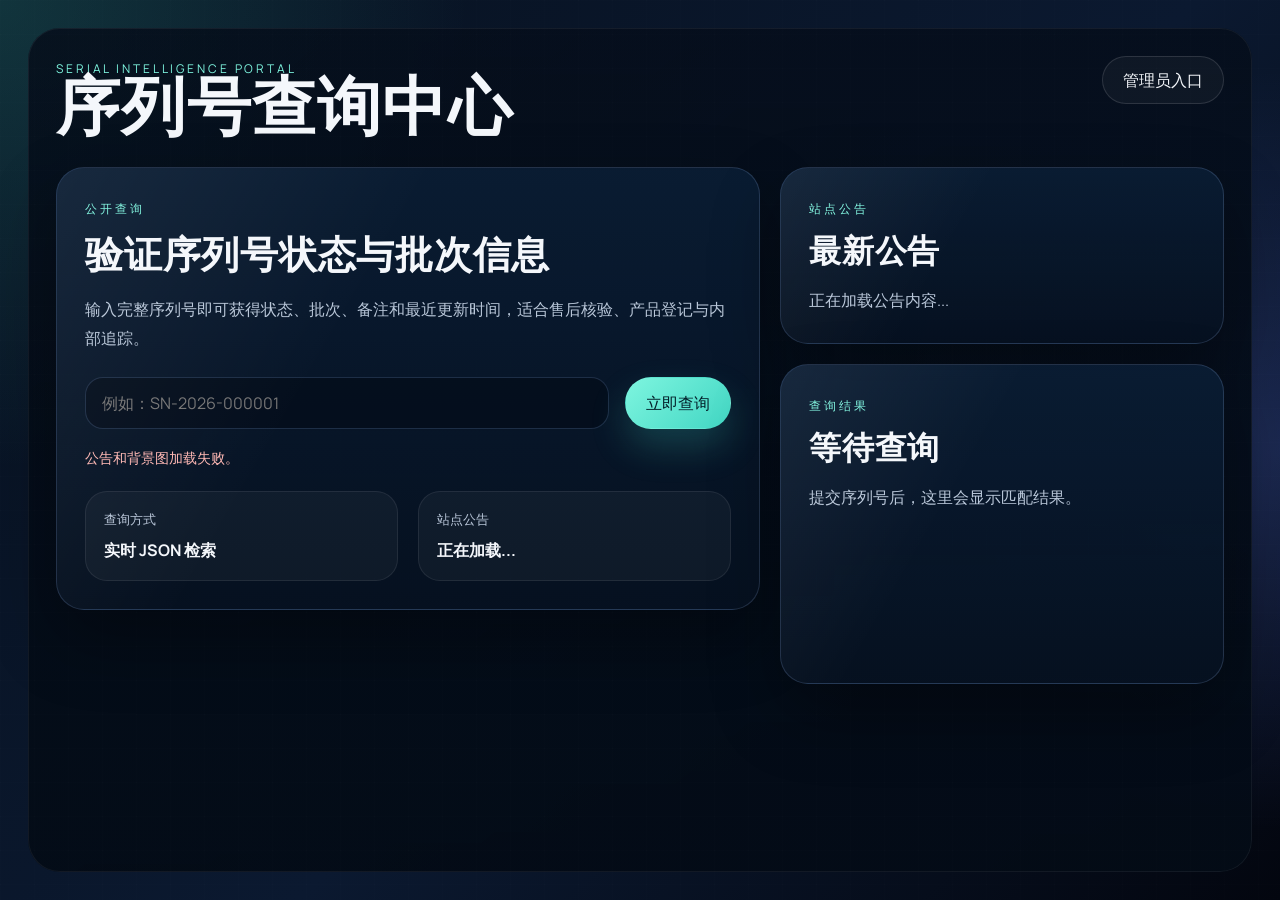
<file: xuliehao/index.html>
<!DOCTYPE html>
<html lang="zh-CN">
<head>
    <meta charset="UTF-8">
    <meta name="viewport" content="width=device-width, initial-scale=1.0">
    <title>序列号查询中心</title>
    <link rel="preconnect" href="https://fonts.googleapis.com">
    <link rel="preconnect" href="https://fonts.gstatic.com" crossorigin>
    <link href="https://fonts.googleapis.com/css2?family=Cormorant+Garamond:wght@500;600;700&family=Manrope:wght@400;500;600;700&display=swap" rel="stylesheet">
    <link rel="stylesheet" href="./assets/css/main.css">
</head>
<body class="query-body">
    <div class="query-shell" id="queryShell">
        <header class="topbar">
            <div>
                <p class="eyebrow">Serial Intelligence Portal</p>
                <h1>序列号查询中心</h1>
            </div>
            <a class="ghost-button" href="./admin-login.html">管理员入口</a>
        </header>

        <main class="query-grid">
            <section class="hero-card glass-card">
                <span class="section-tag">公开查询</span>
                <h2>验证序列号状态与批次信息</h2>
                <p class="hero-copy">输入完整序列号即可获得状态、批次、备注和最近更新时间，适合售后核验、产品登记与内部追踪。</p>

                <form id="queryForm" class="query-form">
                    <label for="serialInput" class="sr-only">输入序列号</label>
                    <input id="serialInput" name="serial" type="text" placeholder="例如：SN-2026-000001" autocomplete="off" required>
                    <button type="submit" class="primary-button">立即查询</button>
                </form>

                <div id="queryMessage" class="inline-message">系统已就绪，等待查询。</div>

                <div class="hero-meta">
                    <div class="meta-card">
                        <span>查询方式</span>
                        <strong>实时 JSON 检索</strong>
                    </div>
                    <div class="meta-card">
                        <span>站点公告</span>
                        <strong id="settingsUpdatedAt">正在加载...</strong>
                    </div>
                </div>
            </section>

            <aside class="side-stack">
                <section class="glass-card notice-card">
                    <span class="section-tag">站点公告</span>
                    <h3>最新公告</h3>
                    <p id="announcementText">正在加载公告内容...</p>
                </section>

                <section id="resultCard" class="glass-card result-card result-empty">
                    <span class="section-tag">查询结果</span>
                    <h3 id="resultTitle">等待查询</h3>
                    <p id="resultDescription">提交序列号后，这里会显示匹配结果。</p>
                    <dl id="resultDetails" class="detail-list"></dl>
                </section>
            </aside>
        </main>
    </div>

    <script src="./assets/js/query.js" defer></script>
</body>
</html>
</file>
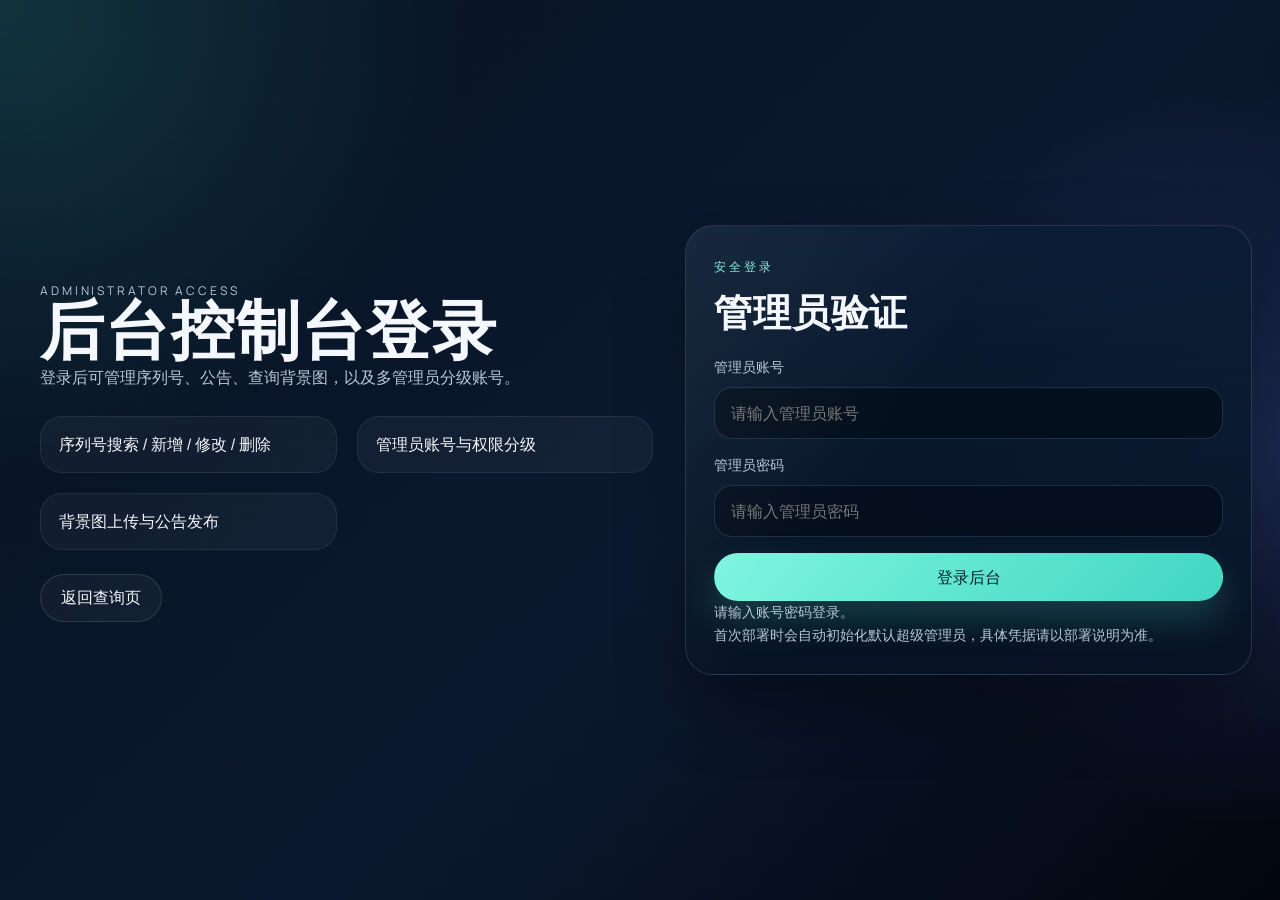
<file: xuliehao/admin-login.html>
<!DOCTYPE html>
<html lang="zh-CN">
<head>
    <meta charset="UTF-8">
    <meta name="viewport" content="width=device-width, initial-scale=1.0">
    <title>管理员登录</title>
    <link rel="preconnect" href="https://fonts.googleapis.com">
    <link rel="preconnect" href="https://fonts.gstatic.com" crossorigin>
    <link href="https://fonts.googleapis.com/css2?family=Cormorant+Garamond:wght@500;600;700&family=Manrope:wght@400;500;600;700&display=swap" rel="stylesheet">
    <link rel="stylesheet" href="./assets/css/main.css">
</head>
<body class="login-body">
    <main class="login-shell">
        <section class="login-side">
            <p class="eyebrow">Administrator Access</p>
            <h1>后台控制台登录</h1>
            <p>登录后可管理序列号、公告、查询背景图，以及多管理员分级账号。</p>
            <div class="feature-points">
                <div class="feature-pill">序列号搜索 / 新增 / 修改 / 删除</div>
                <div class="feature-pill">管理员账号与权限分级</div>
                <div class="feature-pill">背景图上传与公告发布</div>
            </div>
            <a class="ghost-button" href="./index.html">返回查询页</a>
        </section>

        <section class="glass-card login-card">
            <span class="section-tag">安全登录</span>
            <h2>管理员验证</h2>
            <form id="loginForm" class="panel-form">
                <label>
                    <span>管理员账号</span>
                    <input type="text" name="username" placeholder="请输入管理员账号" required>
                </label>
                <label>
                    <span>管理员密码</span>
                    <input type="password" name="password" placeholder="请输入管理员密码" required>
                </label>
                <button type="submit" class="primary-button">登录后台</button>
            </form>
            <p id="loginMessage" class="inline-message">请输入账号密码登录。</p>
            <p class="muted-text">首次部署时会自动初始化默认超级管理员，具体凭据请以部署说明为准。</p>
        </section>
    </main>

    <script src="./assets/js/admin-login.js" defer></script>
</body>
</html>
</file>
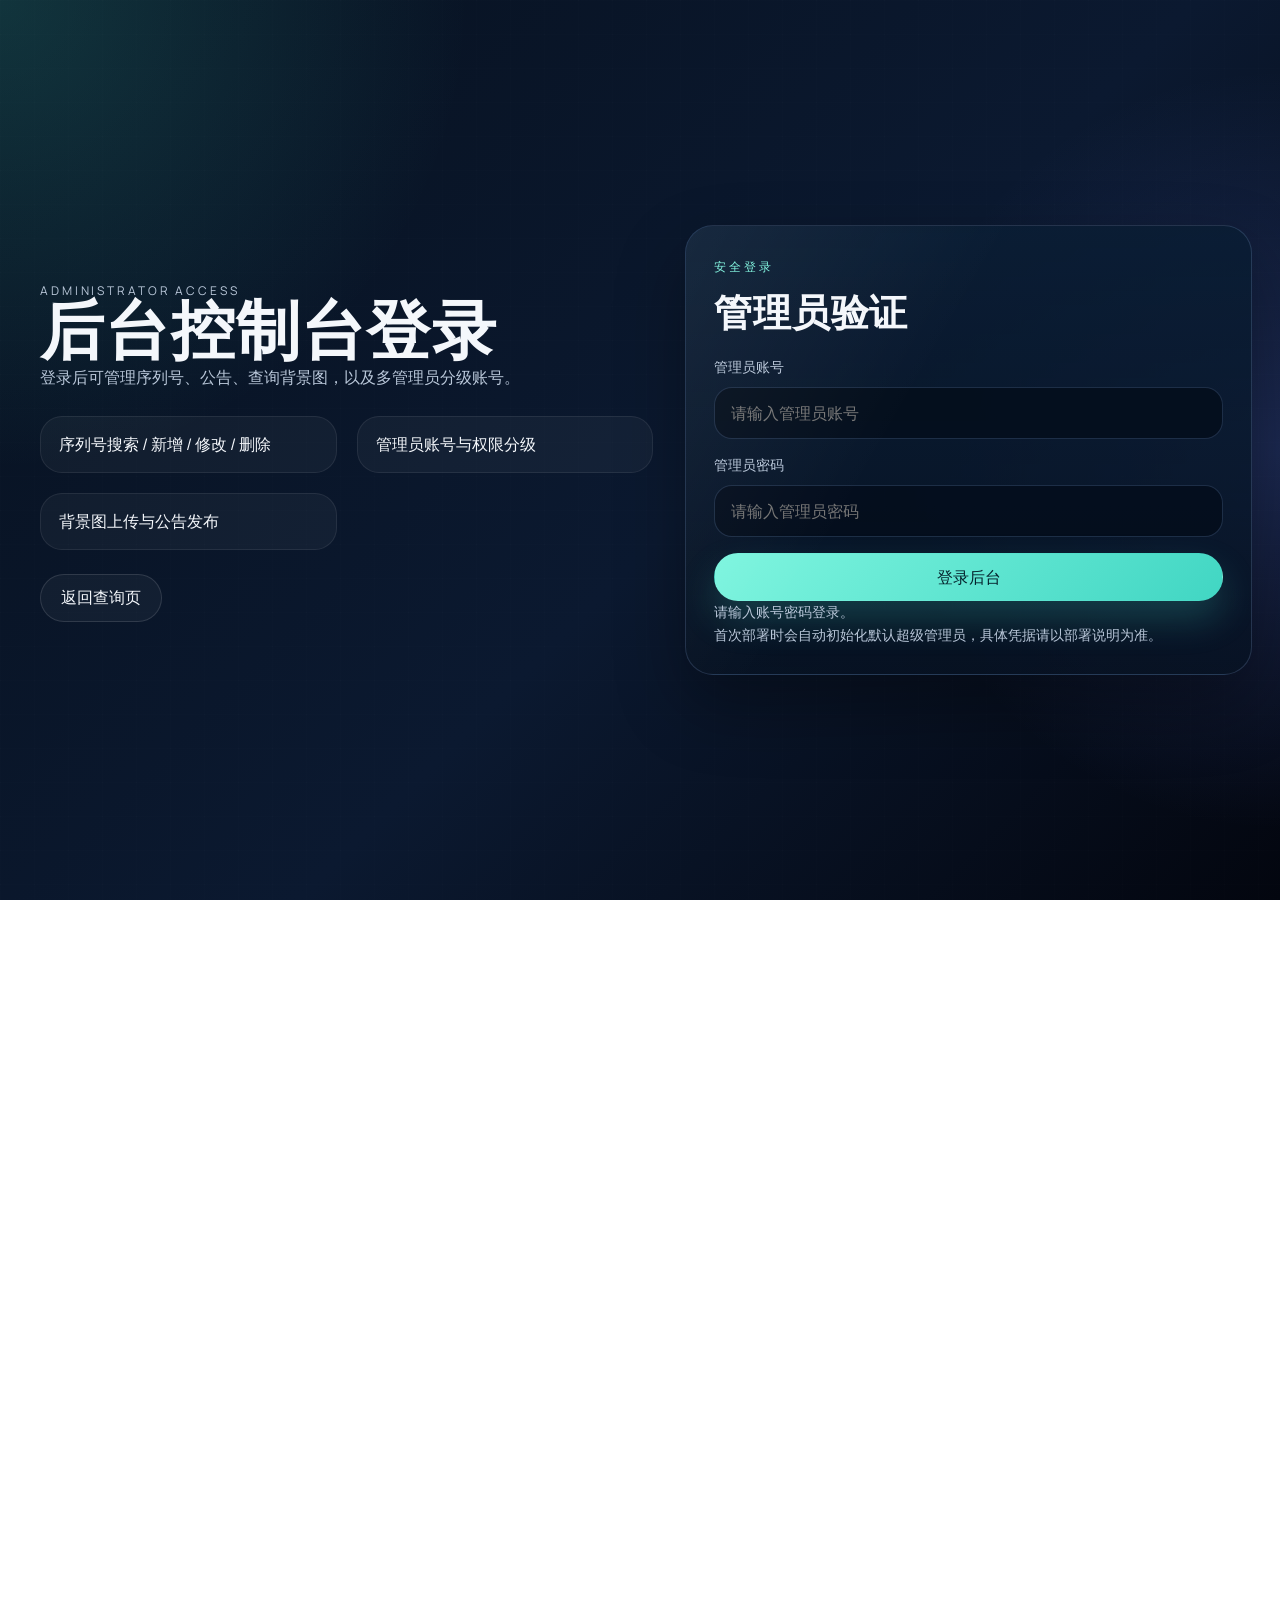
<file: xuliehao/admin.html>
<!DOCTYPE html>
<html lang="zh-CN">
<head>
    <meta charset="UTF-8">
    <meta name="viewport" content="width=device-width, initial-scale=1.0">
    <title>管理员面板</title>
    <link rel="preconnect" href="https://fonts.googleapis.com">
    <link rel="preconnect" href="https://fonts.gstatic.com" crossorigin>
    <link href="https://fonts.googleapis.com/css2?family=Cormorant+Garamond:wght@500;600;700&family=Manrope:wght@400;500;600;700&display=swap" rel="stylesheet">
    <link rel="stylesheet" href="./assets/css/main.css">
    <link rel="stylesheet" href="./assets/css/admin.css">
</head>
<body class="admin-body">
    <div class="admin-layout">
        <aside class="admin-sidebar">
            <p class="eyebrow">Control Deck</p>
            <h1>序列号管理后台</h1>
            <p id="adminIdentity" class="sidebar-copy">正在验证登录状态...</p>
            <nav class="sidebar-nav">
                <a href="#overview" data-section="overview">概览</a>
                <a href="#serials" data-section="serials">序列号</a>
                <a href="#settings" data-section="settings">站点设置</a>
                <a href="#admins" id="adminsNavLink" class="hidden" data-section="admins">管理员</a>
                <a href="#logs" id="logsNavLink" class="hidden" data-section="logs">操作日志</a>
                <a href="#profile" data-section="profile">个人资料</a>
            </nav>
            <div class="sidebar-actions">
                <a class="ghost-button" href="./index.html">打开查询页</a>
                <button id="logoutButton" class="danger-button" type="button">退出登录</button>
            </div>
        </aside>

        <main class="admin-main">
            <section id="overview" class="panel-section">
                <div class="section-header">
                    <div>
                        <span class="section-tag">Dashboard</span>
                        <h2>控制台概览</h2>
                    </div>
                    <p id="globalMessage" class="inline-message">正在加载后台数据...</p>
                </div>
                <div class="stats-grid">
                    <article class="stat-card">
                        <span>当前身份</span>
                        <strong id="statRole">-</strong>
                    </article>
                    <article class="stat-card">
                        <span>序列号总数</span>
                        <strong id="statSerialCount">0</strong>
                    </article>
                    <article class="stat-card">
                        <span>管理员总数</span>
                        <strong id="statAdminCount">0</strong>
                    </article>
                    <article class="stat-card">
                        <span>最近配置更新</span>
                        <strong id="statSettingsUpdated">-</strong>
                    </article>
                </div>
            </section>

            <section id="serials" class="panel-section">
                <div class="section-header">
                    <div>
                        <span class="section-tag">Serials</span>
                        <h2>序列号管理</h2>
                    </div>
                </div>

                <form id="serialSearchForm" class="toolbar-grid">
                    <input type="text" name="keyword" placeholder="搜索序列号或备注">
                    <select name="status">
                        <option value="">全部状态</option>
                        <option value="valid">valid</option>
                        <option value="used">used</option>
                        <option value="disabled">disabled</option>
                    </select>
                    <input type="text" name="batch" placeholder="筛选批次">
                    <button type="submit" class="primary-button">搜索</button>
                    <button id="serialResetButton" type="button" class="ghost-button">重置</button>
                </form>

                <div class="management-grid">
                    <div class="table-card">
                        <table class="data-table">
                            <thead>
                                <tr>
                                    <th>序列号</th>
                                    <th>状态</th>
                                    <th>批次</th>
                                    <th>备注</th>
                                    <th>更新时间</th>
                                    <th>操作</th>
                                </tr>
                            </thead>
                            <tbody id="serialTableBody"></tbody>
                        </table>
                    </div>

                    <div class="form-card">
                        <h3 id="serialFormTitle">新增序列号</h3>
                        <form id="serialForm" class="panel-form">
                            <input type="hidden" name="id">
                            <label>
                                <span>序列号</span>
                                <input type="text" name="serial" required>
                            </label>
                            <label>
                                <span>状态</span>
                                <select name="status">
                                    <option value="valid">valid</option>
                                    <option value="used">used</option>
                                    <option value="disabled">disabled</option>
                                </select>
                            </label>
                            <label>
                                <span>批次</span>
                                <input type="text" name="batch">
                            </label>
                            <label>
                                <span>备注</span>
                                <textarea name="remark" rows="3"></textarea>
                            </label>
                            <label>
                                <span>额外说明</span>
                                <textarea name="extraInfo" rows="3"></textarea>
                            </label>
                            <div class="form-actions">
                                <button type="submit" class="primary-button">保存序列号</button>
                                <button id="serialCancelButton" type="button" class="ghost-button">取消编辑</button>
                            </div>
                        </form>
                    </div>
                </div>
            </section>

            <section id="settings" class="panel-section">
                <div class="section-header">
                    <div>
                        <span class="section-tag">Settings</span>
                        <h2>公告与背景图</h2>
                    </div>
                </div>

                <div class="management-grid settings-grid">
                    <div class="form-card">
                        <h3>公告设置</h3>
                        <form id="settingsForm" class="panel-form">
                            <label>
                                <span>站点公告</span>
                                <textarea id="announcementInput" name="announcement" rows="6"></textarea>
                            </label>
                            <button type="submit" class="primary-button">保存公告</button>
                        </form>
                    </div>

                    <div class="form-card">
                        <h3>背景图管理</h3>
                        <div id="backgroundPreview" class="background-preview">当前未设置自定义背景图</div>
                        <p id="backgroundPath" class="muted-text">当前路径：未设置</p>
                        <form id="backgroundUploadForm" class="panel-form" enctype="multipart/form-data">
                            <label>
                                <span>上传新背景图</span>
                                <input type="file" name="background" accept="image/png,image/jpeg,image/webp,image/gif" required>
                            </label>
                            <button type="submit" class="primary-button">上传并应用</button>
                        </form>
                    </div>
                </div>
            </section>

            <section id="admins" class="panel-section hidden">
                <div class="section-header">
                    <div>
                        <span class="section-tag">Admins</span>
                        <h2>管理员账号与权限</h2>
                    </div>
                </div>

                <div class="management-grid">
                    <div class="table-card">
                        <table class="data-table">
                            <thead>
                                <tr>
                                    <th>账号</th>
                                    <th>角色</th>
                                    <th>状态</th>
                                    <th>权限</th>
                                    <th>更新时间</th>
                                    <th>操作</th>
                                </tr>
                            </thead>
                            <tbody id="adminTableBody"></tbody>
                        </table>
                    </div>

                    <div class="form-card">
                        <h3 id="adminFormTitle">创建管理员</h3>
                        <form id="adminForm" class="panel-form">
                            <input type="hidden" name="id">
                            <label>
                                <span>管理员账号</span>
                                <input type="text" name="username" required>
                            </label>
                            <label>
                                <span>管理员密码</span>
                                <input type="password" name="password" placeholder="编辑时留空表示不修改">
                            </label>
                            <label>
                                <span>角色</span>
                                <select name="role">
                                    <option value="viewer_admin">viewer_admin</option>
                                    <option value="content_admin">content_admin</option>
                                    <option value="super_admin">super_admin</option>
                                </select>
                            </label>
                            <label>
                                <span>状态</span>
                                <select name="status">
                                    <option value="active">active</option>
                                    <option value="disabled">disabled</option>
                                </select>
                            </label>
                            <fieldset class="permission-box">
                                <legend>权限</legend>
                                <label><input type="checkbox" name="permissions" value="serial.view"> serial.view</label>
                                <label><input type="checkbox" name="permissions" value="serial.create"> serial.create</label>
                                <label><input type="checkbox" name="permissions" value="serial.update"> serial.update</label>
                                <label><input type="checkbox" name="permissions" value="serial.delete"> serial.delete</label>
                                <label><input type="checkbox" name="permissions" value="settings.update"> settings.update</label>
                                <label><input type="checkbox" name="permissions" value="admins.manage"> admins.manage</label>
                            </fieldset>
                            <div class="form-actions">
                                <button type="submit" class="primary-button">保存管理员</button>
                                <button id="adminCancelButton" type="button" class="ghost-button">取消编辑</button>
                            </div>
                        </form>
                    </div>
                </div>
            </section>

            <section id="logs" class="panel-section hidden">
                <div class="section-header">
                    <div>
                        <span class="section-tag">Audit</span>
                        <h2>操作日志</h2>
                    </div>
                </div>

                <div class="table-card">
                    <table class="data-table">
                        <thead>
                            <tr>
                                <th>时间</th>
                                <th>操作人</th>
                                <th>动作</th>
                                <th>目标</th>
                                <th>IP</th>
                                <th>摘要</th>
                            </tr>
                        </thead>
                        <tbody id="logTableBody"></tbody>
                    </table>
                </div>
            </section>

            <section id="profile" class="panel-section">
                <div class="section-header">
                    <div>
                        <span class="section-tag">Profile</span>
                        <h2>个人资料</h2>
                    </div>
                </div>

                <div class="form-card profile-card">
                    <form id="profileForm" class="panel-form">
                        <input type="hidden" name="id">
                        <label>
                            <span>当前账号</span>
                            <input type="text" name="username" required>
                        </label>
                        <label>
                            <span>新密码</span>
                            <input type="password" name="password" placeholder="留空表示不修改密码">
                        </label>
                        <button type="submit" class="primary-button">更新个人资料</button>
                    </form>
                </div>
            </section>
        </main>
    </div>

    <script src="./assets/js/admin.js" defer></script>
</body>
</html>
</file>
<file: xuliehao/assets/css/main.css>
:root {
    --bg-base: #07111f;
    --bg-panel: rgba(8, 25, 45, 0.72);
    --bg-panel-strong: rgba(6, 18, 34, 0.88);
    --line-soft: rgba(164, 198, 255, 0.18);
    --text-main: #f4f7fb;
    --text-muted: #b9c7d9;
    --accent: #41d6c3;
    --accent-strong: #7ef5df;
    --danger: #ff726b;
    --shadow: 0 30px 70px rgba(0, 0, 0, 0.32);
}

* {
    box-sizing: border-box;
}

html {
    scroll-behavior: smooth;
}

body {
    margin: 0;
    min-height: 100vh;
    font-family: 'Manrope', sans-serif;
    color: var(--text-main);
    background:
        radial-gradient(circle at top left, rgba(65, 214, 195, 0.18), transparent 30%),
        radial-gradient(circle at right center, rgba(100, 130, 255, 0.22), transparent 28%),
        linear-gradient(135deg, #07111f 0%, #0b1930 55%, #03060f 100%);
}

body::before {
    content: '';
    position: fixed;
    inset: 0;
    background-image:
        linear-gradient(rgba(255, 255, 255, 0.035) 1px, transparent 1px),
        linear-gradient(90deg, rgba(255, 255, 255, 0.035) 1px, transparent 1px);
    background-size: 34px 34px;
    opacity: 0.3;
    pointer-events: none;
}

h1,
h2,
h3 {
    margin: 0;
    font-family: 'Cormorant Garamond', serif;
    font-weight: 700;
    letter-spacing: 0.02em;
}

p {
    margin: 0;
}

a {
    color: inherit;
    text-decoration: none;
}

button,
input,
textarea,
select {
    font: inherit;
}

input,
textarea,
select {
    width: 100%;
    border: 1px solid rgba(150, 188, 255, 0.18);
    border-radius: 18px;
    padding: 14px 16px;
    color: var(--text-main);
    background: rgba(4, 14, 28, 0.86);
    outline: none;
    transition: border-color 0.2s ease, transform 0.2s ease, box-shadow 0.2s ease;
}

input:focus,
textarea:focus,
select:focus {
    border-color: rgba(126, 245, 223, 0.72);
    box-shadow: 0 0 0 3px rgba(126, 245, 223, 0.15);
}

textarea {
    resize: vertical;
}

.primary-button,
.ghost-button,
.danger-button {
    display: inline-flex;
    align-items: center;
    justify-content: center;
    min-height: 48px;
    border-radius: 999px;
    border: 1px solid transparent;
    padding: 0 20px;
    cursor: pointer;
    transition: transform 0.2s ease, box-shadow 0.2s ease, background 0.2s ease, border-color 0.2s ease;
}

.primary-button {
    color: #04212b;
    background: linear-gradient(135deg, var(--accent-strong), var(--accent));
    box-shadow: 0 18px 36px rgba(65, 214, 195, 0.22);
}

.ghost-button {
    color: var(--text-main);
    background: rgba(255, 255, 255, 0.04);
    border-color: rgba(255, 255, 255, 0.12);
}

.danger-button {
    color: #ffe1df;
    background: rgba(255, 114, 107, 0.12);
    border-color: rgba(255, 114, 107, 0.32);
}

.primary-button:hover,
.ghost-button:hover,
.danger-button:hover {
    transform: translateY(-1px);
}

.glass-card {
    position: relative;
    overflow: hidden;
    border: 1px solid var(--line-soft);
    border-radius: 28px;
    background: linear-gradient(180deg, rgba(10, 29, 52, 0.92), rgba(7, 18, 34, 0.8));
    box-shadow: var(--shadow);
}

.glass-card::after {
    content: '';
    position: absolute;
    inset: 0;
    background: linear-gradient(120deg, rgba(255, 255, 255, 0.06), transparent 40%);
    pointer-events: none;
}

.eyebrow,
.section-tag {
    display: inline-flex;
    align-items: center;
    gap: 8px;
    color: var(--accent-strong);
    text-transform: uppercase;
    font-size: 12px;
    letter-spacing: 0.24em;
}

.section-tag {
    margin-bottom: 12px;
}

.inline-message,
.muted-text {
    color: var(--text-muted);
    font-size: 14px;
    line-height: 1.6;
}

.sr-only {
    position: absolute;
    width: 1px;
    height: 1px;
    padding: 0;
    overflow: hidden;
    clip: rect(0, 0, 0, 0);
    white-space: nowrap;
    border: 0;
}

.query-body,
.login-body {
    padding: 28px;
}

.query-shell {
    min-height: calc(100vh - 56px);
    border-radius: 32px;
    padding: 28px;
    background:
        linear-gradient(rgba(3, 10, 20, 0.38), rgba(3, 10, 20, 0.78)),
        linear-gradient(140deg, rgba(8, 18, 33, 0.78), rgba(6, 18, 34, 0.85));
    background-size: cover;
    background-position: center;
    box-shadow: inset 0 0 0 1px rgba(255, 255, 255, 0.06);
}

.topbar,
.query-grid,
.hero-meta,
.login-shell,
.feature-points {
    display: grid;
    gap: 20px;
}

.topbar {
    grid-template-columns: repeat(2, minmax(0, 1fr));
    align-items: start;
    margin-bottom: 28px;
}

.topbar .ghost-button {
    justify-self: end;
}

.topbar h1,
.login-side h1 {
    font-size: clamp(42px, 5vw, 72px);
    line-height: 0.96;
}

.query-grid {
    grid-template-columns: minmax(0, 1.35fr) minmax(320px, 0.85fr);
    align-items: start;
}

.hero-card,
.notice-card,
.result-card,
.login-card {
    padding: 28px;
}

.hero-card h2,
.login-card h2 {
    margin-bottom: 14px;
    font-size: clamp(28px, 3vw, 46px);
}

.hero-copy {
    max-width: 720px;
    color: var(--text-muted);
    line-height: 1.8;
}

.query-form {
    display: grid;
    grid-template-columns: minmax(0, 1fr) auto;
    gap: 16px;
    margin: 24px 0 18px;
}

.hero-meta {
    grid-template-columns: repeat(2, minmax(0, 1fr));
    margin-top: 22px;
}

.meta-card {
    padding: 18px;
    border: 1px solid rgba(255, 255, 255, 0.08);
    border-radius: 22px;
    background: rgba(255, 255, 255, 0.04);
}

.meta-card span {
    display: block;
    margin-bottom: 10px;
    color: var(--text-muted);
    font-size: 13px;
}

.meta-card strong {
    font-size: 16px;
}

.side-stack {
    display: grid;
    gap: 20px;
}

.notice-card h3,
.result-card h3 {
    margin-bottom: 12px;
    font-size: 32px;
}

.notice-card p,
.result-card p {
    line-height: 1.8;
    color: var(--text-muted);
}

.result-card {
    min-height: 320px;
}

.result-success {
    border-color: rgba(126, 245, 223, 0.4);
}

.result-miss {
    border-color: rgba(255, 192, 112, 0.34);
}

.result-empty {
    border-color: rgba(164, 198, 255, 0.18);
}

.detail-list {
    display: grid;
    grid-template-columns: repeat(2, minmax(0, 1fr));
    gap: 14px;
    margin-top: 20px;
}

.detail-list div {
    padding: 14px 16px;
    border-radius: 18px;
    background: rgba(255, 255, 255, 0.04);
}

.detail-list dt {
    margin-bottom: 8px;
    color: var(--text-muted);
    font-size: 13px;
}

.detail-list dd {
    margin: 0;
    word-break: break-word;
}

.login-shell {
    min-height: calc(100vh - 56px);
    grid-template-columns: minmax(320px, 0.9fr) minmax(360px, 0.8fr);
    align-items: center;
}

.login-side {
    padding: 12px;
}

.login-side p {
    max-width: 620px;
    color: var(--text-muted);
    line-height: 1.8;
}

.feature-points {
    grid-template-columns: repeat(2, minmax(0, 1fr));
    margin: 24px 0;
}

.feature-pill {
    padding: 16px 18px;
    border-radius: 22px;
    border: 1px solid rgba(255, 255, 255, 0.08);
    background: rgba(255, 255, 255, 0.04);
}

.panel-form {
    display: grid;
    gap: 16px;
    margin-top: 18px;
}

.panel-form label,
.permission-box {
    display: grid;
    gap: 10px;
}

.panel-form span,
.permission-box legend {
    color: var(--text-muted);
    font-size: 14px;
}

@media (max-width: 980px) {
    .query-grid,
    .login-shell,
    .topbar,
    .feature-points,
    .hero-meta,
    .detail-list {
        grid-template-columns: 1fr;
    }

    .topbar .ghost-button {
        justify-self: start;
    }

    .query-form {
        grid-template-columns: 1fr;
    }
}
</file>
<file: xuliehao/assets/css/admin.css>
.admin-body {
    padding: 0;
}

.admin-layout {
    display: grid;
    grid-template-columns: 320px minmax(0, 1fr);
    min-height: 100vh;
}

.admin-sidebar {
    position: sticky;
    top: 0;
    display: grid;
    align-content: start;
    gap: 20px;
    min-height: 100vh;
    padding: 28px 24px;
    border-right: 1px solid rgba(255, 255, 255, 0.08);
    background: rgba(3, 9, 18, 0.86);
    backdrop-filter: blur(20px);
}

.sidebar-copy {
    line-height: 1.8;
}

.sidebar-nav,
.sidebar-actions,
.stats-grid,
.management-grid,
.toolbar-grid,
.form-actions,
.permission-box {
    display: grid;
    gap: 14px;
}

.sidebar-nav a {
    display: block;
    padding: 14px 16px;
    border-radius: 18px;
    background: rgba(255, 255, 255, 0.03);
    border: 1px solid transparent;
    transition: background 0.2s ease, border-color 0.2s ease;
}

.sidebar-nav a:hover {
    background: rgba(255, 255, 255, 0.08);
    border-color: rgba(126, 245, 223, 0.3);
}

.sidebar-nav a.is-active {
    background: rgba(126, 245, 223, 0.14);
    border-color: rgba(126, 245, 223, 0.4);
    box-shadow: inset 0 0 0 1px rgba(126, 245, 223, 0.08);
}

.sidebar-actions {
    margin-top: auto;
}

.admin-main {
    display: grid;
    gap: 24px;
    padding: 28px;
}

.panel-section {
    padding: 24px;
    border: 1px solid rgba(255, 255, 255, 0.08);
    border-radius: 28px;
    background: rgba(4, 12, 24, 0.58);
    box-shadow: 0 24px 48px rgba(0, 0, 0, 0.18);
}

.panel-section.panel-collapsed {
    display: none;
}

.section-header {
    display: flex;
    justify-content: space-between;
    gap: 16px;
    align-items: flex-start;
    margin-bottom: 20px;
}

.section-header h2 {
    font-size: 40px;
}

.stats-grid {
    grid-template-columns: repeat(4, minmax(0, 1fr));
}

.stat-card,
.table-card,
.form-card {
    border-radius: 24px;
    border: 1px solid rgba(255, 255, 255, 0.08);
    background: rgba(7, 18, 34, 0.84);
}

.stat-card {
    padding: 22px;
}

.stat-card span {
    display: block;
    margin-bottom: 10px;
    color: var(--text-muted);
    font-size: 13px;
}

.stat-card strong {
    font-size: 28px;
}

.toolbar-grid {
    grid-template-columns: 1.2fr 0.7fr 0.8fr auto auto;
    margin-bottom: 18px;
}

.management-grid {
    grid-template-columns: minmax(0, 1.4fr) minmax(320px, 0.8fr);
    align-items: start;
}

.settings-grid {
    grid-template-columns: repeat(2, minmax(0, 1fr));
}

.table-card,
.form-card {
    padding: 18px;
}

.data-table {
    width: 100%;
    border-collapse: collapse;
}

.data-table th,
.data-table td {
    padding: 14px 12px;
    border-bottom: 1px solid rgba(255, 255, 255, 0.08);
    text-align: left;
    vertical-align: top;
}

.data-table th {
    color: var(--text-muted);
    font-size: 13px;
    font-weight: 600;
}

.table-actions {
    display: flex;
    flex-wrap: wrap;
    gap: 8px;
}

.mini-button {
    min-height: 36px;
    border-radius: 999px;
    border: 1px solid rgba(255, 255, 255, 0.12);
    padding: 0 14px;
    color: var(--text-main);
    background: rgba(255, 255, 255, 0.04);
    cursor: pointer;
}

.mini-button.danger {
    border-color: rgba(255, 114, 107, 0.3);
    background: rgba(255, 114, 107, 0.1);
}

.form-card h3 {
    font-size: 30px;
}

.form-actions {
    grid-template-columns: repeat(2, minmax(0, 1fr));
}

.permission-box {
    padding: 14px 16px;
    border: 1px solid rgba(255, 255, 255, 0.08);
    border-radius: 20px;
    background: rgba(255, 255, 255, 0.03);
}

.permission-box label {
    display: flex;
    align-items: center;
    gap: 10px;
    color: var(--text-muted);
}

.permission-box input[type='checkbox'] {
    width: auto;
    margin: 0;
}

.background-preview {
    display: grid;
    place-items: center;
    min-height: 180px;
    padding: 20px;
    border-radius: 22px;
    background:
        linear-gradient(rgba(4, 14, 28, 0.28), rgba(4, 14, 28, 0.6)),
        linear-gradient(135deg, rgba(65, 214, 195, 0.2), rgba(100, 130, 255, 0.18));
    background-size: cover;
    background-position: center;
    border: 1px dashed rgba(255, 255, 255, 0.14);
    text-align: center;
}

.profile-card {
    max-width: 520px;
}

.hidden {
    display: none !important;
}

@media (max-width: 1180px) {
    .admin-layout {
        grid-template-columns: 1fr;
    }

    .admin-sidebar {
        position: static;
        min-height: auto;
    }

    .stats-grid,
    .management-grid,
    .settings-grid,
    .toolbar-grid {
        grid-template-columns: 1fr;
    }
}
</file>
